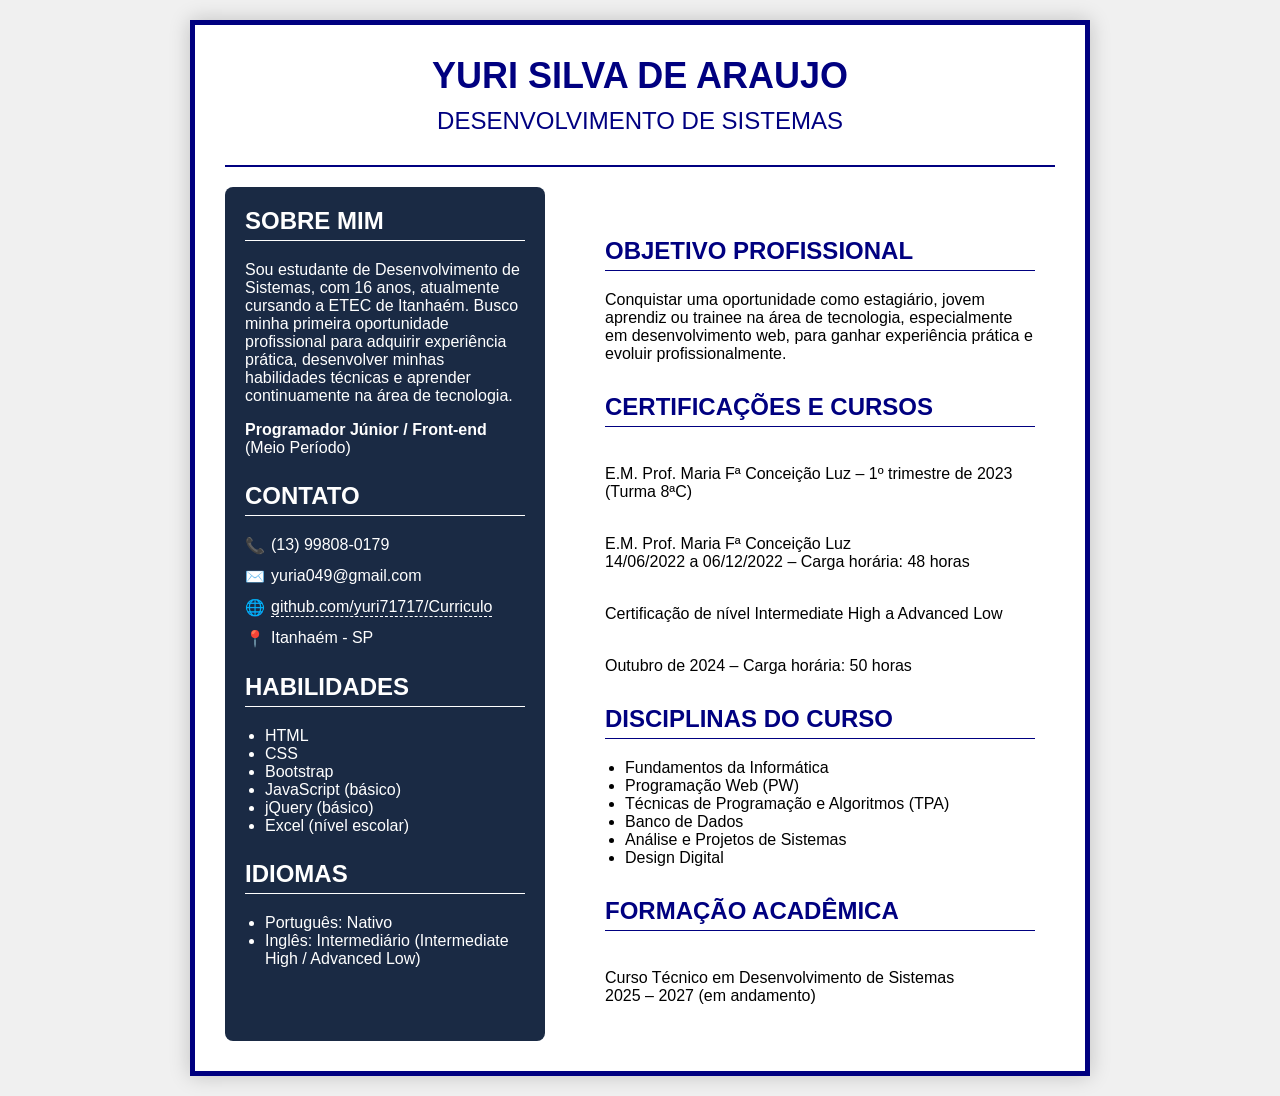
<file: Index.html>
<!DOCTYPE html>
<html lang="pt-BR">
<head>
    <meta charset="UTF-8">
    <meta name="viewport" content="width=device-width, initial-scale=1.0">
    <title>Yuri Silva de Araujo - Currículo</title>

    <style>
        body {
            font-family: Arial, sans-serif;
            background-color: #f0f0f0;
            margin: 0;
            padding: 20px;
            display: flex;
            justify-content: center;
        }

        .resume {
            width: 900px;
            max-width: 100%;
            background-color: white;
            border: 5px solid navy;
            padding: 30px;
            box-shadow: 0 0 20px rgba(0,0,0,0.2);
            box-sizing: border-box;
        }

        .header {
            text-align: center;
            border-bottom: 2px solid navy;
            padding-bottom: 20px;
            margin-bottom: 20px;
        }

        .name {
            font-size: 36px;
            color: navy;
            margin: 0;
        }

        .title {
            font-size: 24px;
            color: navy;
            margin: 10px 0;
        }

        .container {
            display: flex;
            gap: 40px;
            flex-wrap: wrap;
        }

        .left-column {
            flex: 1;
            min-width: 280px;
            background-color: #1a2a44;
            color: white;
            padding: 20px;
            border-radius: 8px;
        }

        .right-column {
            flex: 2;
            min-width: 300px;
            padding: 20px;
        }

        h2 {
            color: navy;
            border-bottom: 1px solid navy;
            padding-bottom: 5px;
            margin-top: 30px;
        }

        .left-column h2 {
            color: white;
            border-bottom: 1px solid white;
            margin-top: 25px;
        }

        .left-column h2:first-of-type {
            margin-top: 0;
        }

        ul {
            list-style-type: disc;
            padding-left: 20px;
        }

        .contact-item {
            margin-bottom: 12px;
            font-size: 16px;
            display: flex;
            align-items: flex-start;
            gap: 6px;
            word-break: break-word;
        }

        .contact-item a {
            color: white;
            text-decoration: none;
            border-bottom: 1px dashed white;
            word-break: break-all;
        }

        .contact-item a:hover {
            border-bottom: 1px solid white;
        }

        strong {
            color: #fff;
        }

        @media (max-width: 768px) {
            .container {
                flex-direction: column;
            }

            .resume {
                padding: 20px;
            }
        }
    </style>
</head>

<body>
    <div class="resume">

        <div class="header">
            <h1 class="name">YURI SILVA DE ARAUJO</h1>
            <p class="title">DESENVOLVIMENTO DE SISTEMAS</p>
        </div>

        <div class="container">

            <!-- COLUNA ESQUERDA -->
            <div class="left-column">

                <h2>SOBRE MIM</h2>
                <p>
                    Sou estudante de Desenvolvimento de Sistemas, com 16 anos, atualmente cursando a ETEC de Itanhaém.
                    Busco minha primeira oportunidade profissional para adquirir experiência prática, desenvolver minhas
                    habilidades técnicas e aprender continuamente na área de tecnologia.
                </p>

                <p>
                    <strong>Programador Júnior / Front-end</strong><br>
                    (Meio Período)
                </p>

                <h2>CONTATO</h2>
                <div class="contact-item">📞 <span>(13) 99808-0179</span></div>
                <div class="contact-item">✉️ <span>yuria049@gmail.com</span></div>

                <div class="contact-item">
                    <span>🌐</span>
                    <a href="https://github.com/yuri71717/Curriculo" target="_blank">
                        github.com/yuri71717/Curriculo
                    </a>
                </div>

                <div class="contact-item">📍 <span>Itanhaém - SP</span></div>

                <h2>HABILIDADES</h2>
                <ul>
                    <li>HTML</li>
                    <li>CSS</li>
                    <li>Bootstrap</li>
                    <li>JavaScript (básico)</li>
                    <li>jQuery (básico)</li>
                    <li>Excel (nível escolar)</li>
                </ul>

                <h2>IDIOMAS</h2>
                <ul>
                    <li>Português: Nativo</li>
                    <li>Inglês: Intermediário (Intermediate High / Advanced Low)</li>
                </ul>

            </div>

            <!-- COLUNA DIREITA -->
            <div class="right-column">

                <h2>OBJETIVO PROFISSIONAL</h2>
                <p>
                    Conquistar uma oportunidade como estagiário, jovem aprendiz ou trainee na área de tecnologia,
                    especialmente em desenvolvimento web, para ganhar experiência prática e evoluir profissionalmente.
                </p>

                <h2>CERTIFICAÇÕES E CURSOS</h2>

                <p>
                    <strong>Reconhecimento por Excelente Desempenho Escolar</strong><br>
                    E.M. Prof. Maria Fª Conceição Luz – 1º trimestre de 2023 (Turma 8ªC)
                </p>

                <p>
                    <strong>Curso de Ciências</strong><br>
                    E.M. Prof. Maria Fª Conceição Luz<br>
                    14/06/2022 a 06/12/2022 – Carga horária: 48 horas
                </p>

                <p>
                    <strong>Curso de Inglês – IW English School</strong><br>
                    Certificação de nível Intermediate High a Advanced Low
                </p>

                <p>
                    <strong>Perfection Module – IW English School</strong><br>
                    Outubro de 2024 – Carga horária: 50 horas
                </p>

                <h2>DISCIPLINAS DO CURSO</h2>
                <ul>
                    <li>Fundamentos da Informática</li>
                    <li>Programação Web (PW)</li>
                    <li>Técnicas de Programação e Algoritmos (TPA)</li>
                    <li>Banco de Dados</li>
                    <li>Análise e Projetos de Sistemas</li>
                    <li>Design Digital</li>
                </ul>

                <h2>FORMAÇÃO ACADÊMICA</h2>
                <p>
                    <strong>ETEC de Itanhaém</strong><br>
                    Curso Técnico em Desenvolvimento de Sistemas<br>
                    2025 – 2027 (em andamento)
                </p>

            </div>

        </div>
    </div>
</body>
</html>
</file>
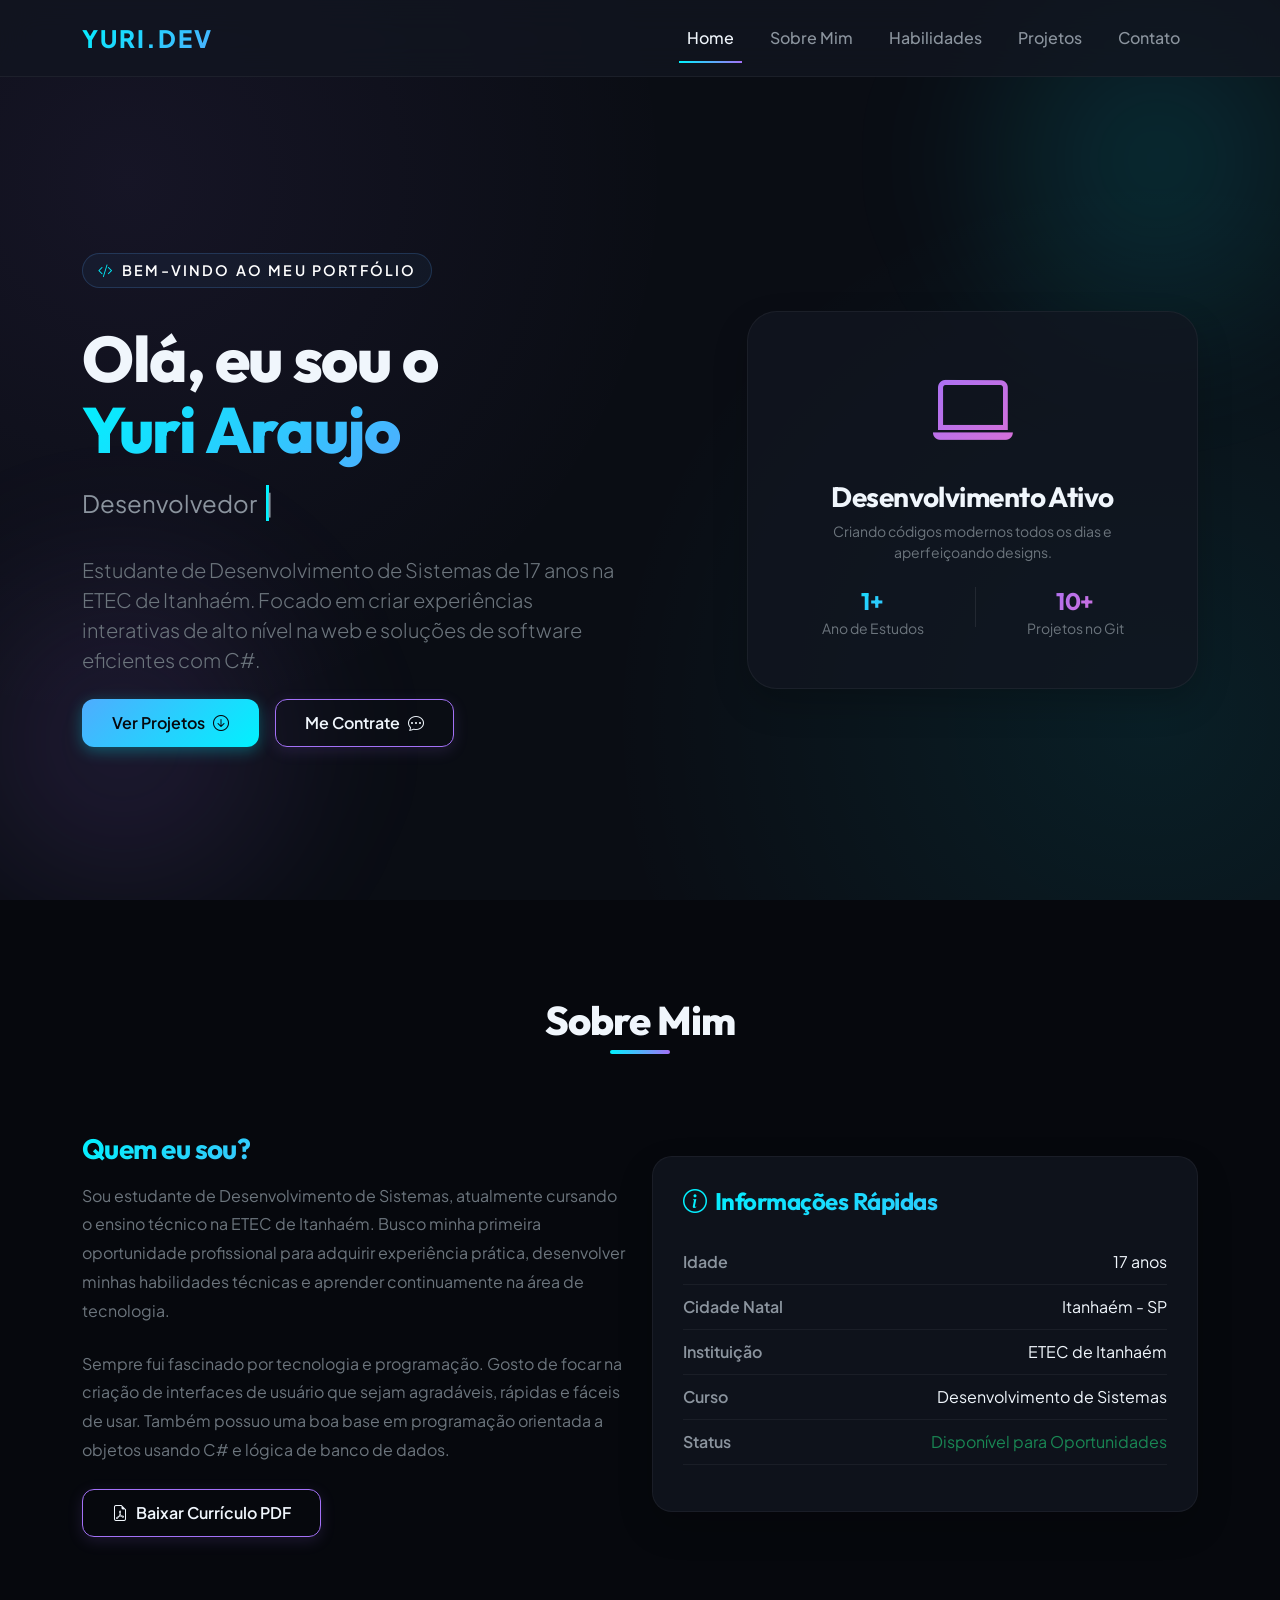
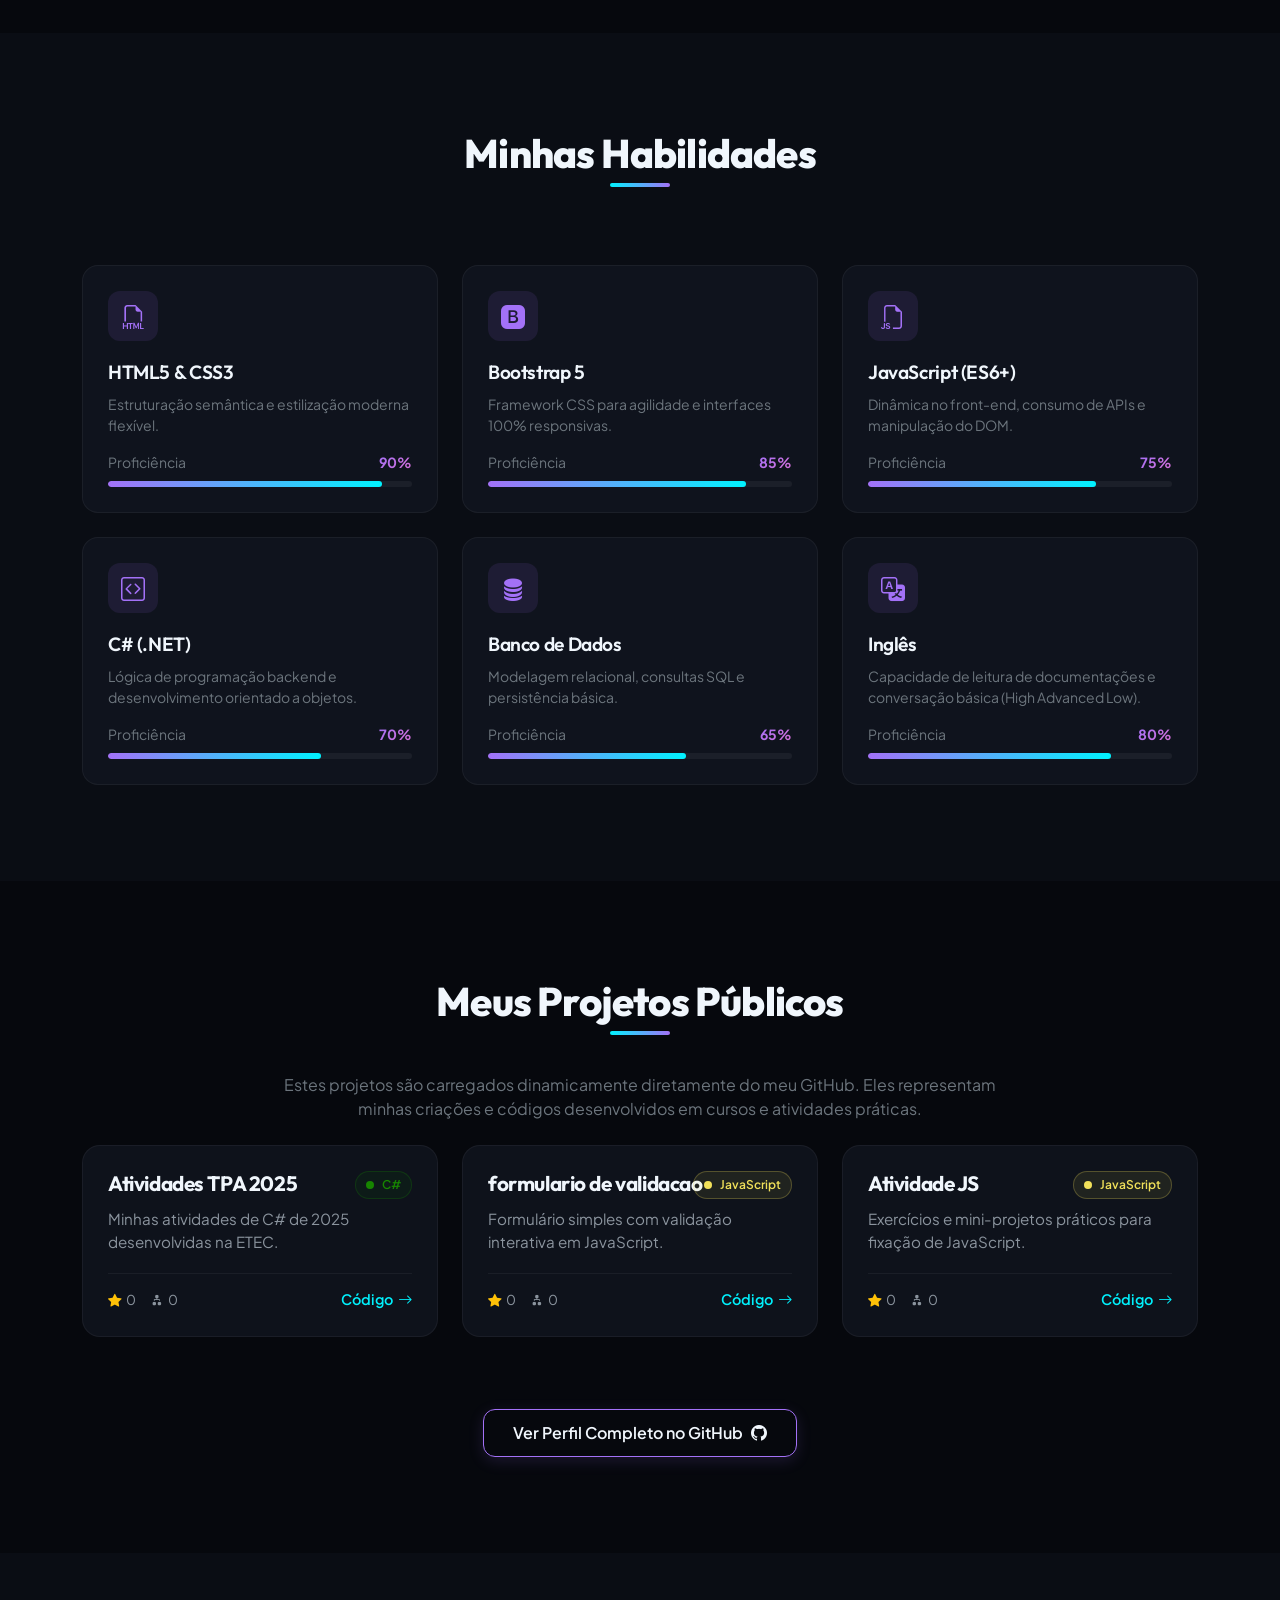
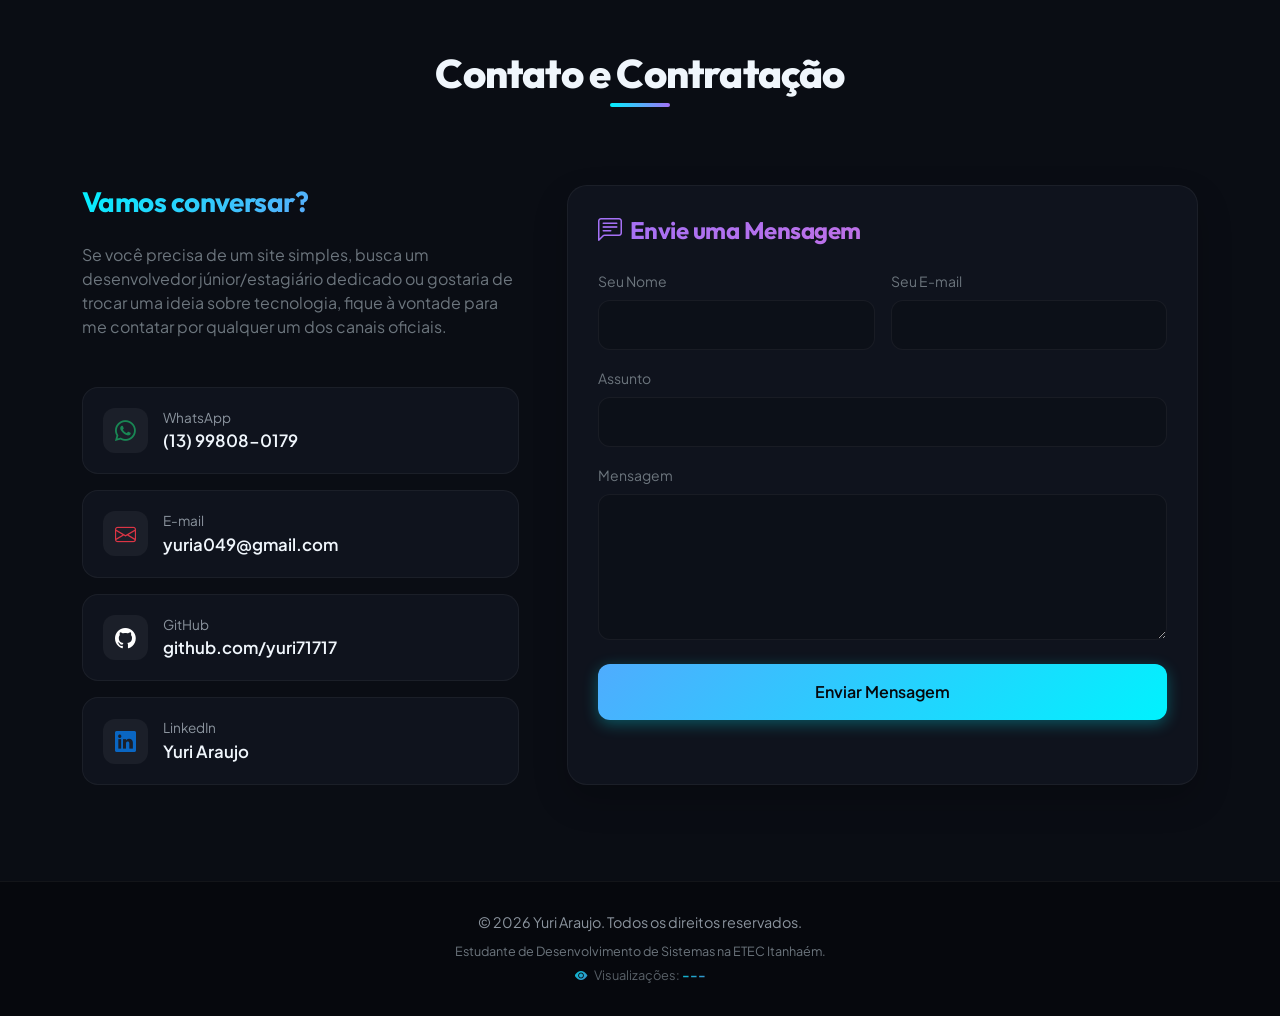
<file: index.html>
<!DOCTYPE html>
<html lang="pt-br">
<head>
    <meta charset="UTF-8">
    <meta name="viewport" content="width=device-width, initial-scale=1.0">
    
    <!-- SEO Meta Tags -->
    <title>Yuri Araujo | Desenvolvedor Front-End & C#</title>
    <meta name="description" content="Portfólio de Yuri Araujo, Desenvolvedor Front-End de 17 anos, estudante de Desenvolvimento de Sistemas na ETEC de Itanhaém. Especialista em HTML, CSS, JavaScript e C# (.NET).">
    <meta name="keywords" content="Yuri Araujo, Desenvolvedor Front-End, ETEC Itanhaém, Portfólio, Desenvolvedor C#, Desenvolvedor Web, Currículo Yuri">
    <meta name="author" content="Yuri Araujo">
    
    <!-- Open Graph / Social Media Preview -->
    <meta property="og:type" content="website">
    <meta property="og:title" content="Yuri Araujo | Desenvolvedor Front-End & C#">
    <meta property="og:description" content="Conheça o portfólio profissional de Yuri Araujo: projetos web, habilidades de programação e contato para oportunidades e parcerias.">
    <meta property="og:url" content="https://yuri71717.github.io/Curriculo/">
    
    <!-- Bootstrap CSS -->
    <link href="https://cdn.jsdelivr.net/npm/bootstrap@5.3.3/dist/css/bootstrap.min.css" rel="stylesheet">
    <!-- Bootstrap Icons -->
    <link href="https://cdn.jsdelivr.net/npm/bootstrap-icons@1.11.3/font/bootstrap-icons.min.css" rel="stylesheet">
    
    <!-- Styles -->
    <link rel="stylesheet" href="assets/css/style.css">
</head>
<body>

    <!-- Header / Navbar -->
    <nav class="navbar navbar-expand-lg navbar-dark navbar-custom fixed-top">
        <div class="container">
            <a class="navbar-brand navbar-brand-logo text-gradient-cyan" href="#home">Yuri.dev</a>
            <button class="navbar-toggler" type="button" data-bs-toggle="collapse" data-bs-target="#navbarNav" aria-controls="navbarNav" aria-expanded="false" aria-label="Toggle navigation" style="border: none;">
                <span class="navbar-toggler-icon"></span>
            </button>
            <div class="collapse navbar-collapse" id="navbarNav">
                <ul class="navbar-nav ms-auto">
                    <li class="nav-item">
                        <a class="nav-link active" href="#home">Home</a>
                    </li>
                    <li class="nav-item">
                        <a class="nav-link" href="#sobre">Sobre Mim</a>
                    </li>
                    <li class="nav-item">
                        <a class="nav-link" href="#habilidades">Habilidades</a>
                    </li>
                    <li class="nav-item">
                        <a class="nav-link" href="#projetos">Projetos</a>
                    </li>
                    <li class="nav-item">
                        <a class="nav-link" href="#contato">Contato</a>
                    </li>
                </ul>
            </div>
        </div>
    </nav>

    <!-- Hero Section -->
    <section id="home" class="hero-section">
        <div class="hero-shape-1"></div>
        <div class="hero-shape-2"></div>
        <div class="container hero-container">
            <div class="row align-items-center">
                <div class="col-lg-7">
                    <div class="hero-tag mb-3 text-white"><i class="bi bi-code-slash me-2" style="color: var(--accent-cyan);"></i>Bem-vindo ao meu portfólio</div>
                    <h1 class="hero-title">
                        Olá, eu sou o <br>
                        <span class="text-gradient-cyan">Yuri Araujo</span>
                    </h1>
                    <div class="hero-subtitle">
                        <span id="typewriter"></span><span class="cursor-type">|</span>
                    </div>
                    <p class="lead text-secondary mb-4 col-md-10">
                        Estudante de Desenvolvimento de Sistemas de 17 anos na ETEC de Itanhaém. Focado em criar experiências interativas de alto nível na web e soluções de software eficientes com C#.
                    </p>
                    <div class="d-flex flex-wrap gap-3">
                        <a href="#projetos" class="btn btn-neon d-flex align-items-center gap-2">
                            Ver Projetos <i class="bi bi-arrow-down-circle"></i>
                        </a>
                        <a href="#contato" class="btn btn-outline-neon d-flex align-items-center gap-2">
                            Me Contrate <i class="bi bi-chat-dots"></i>
                        </a>
                    </div>
                </div>
                <div class="col-lg-5 d-none d-lg-block">
                    <div class="glass-card text-center p-5 position-relative overflow-hidden" style="border-radius: 30px;">
                        <div class="mb-4">
                            <i class="bi bi-laptop display-1 text-gradient-purple"></i>
                        </div>
                        <h3 class="mb-2">Desenvolvimento Ativo</h3>
                        <p class="text-secondary small mb-4">Criando códigos modernos todos os dias e aperfeiçoando designs.</p>
                        <div class="d-flex justify-content-around text-center mt-3">
                            <div>
                                <h4 class="text-gradient-cyan mb-0">1+</h4>
                                <small class="text-secondary">Ano de Estudos</small>
                            </div>
                            <div style="border-right: 1px solid rgba(255,255,255,0.08); height: 40px;"></div>
                            <div>
                                <h4 class="text-gradient-purple mb-0">10+</h4>
                                <small class="text-secondary">Projetos no Git</small>
                            </div>
                        </div>
                    </div>
                </div>
            </div>
        </div>
    </section>

    <!-- Sobre Mim Section -->
    <section id="sobre" class="py-5" style="background-color: var(--bg-tertiary);">
        <div class="container py-5">
            <div class="text-center mb-5">
                <h2 class="section-title">Sobre Mim</h2>
            </div>
            <div class="row g-4 align-items-center">
                <div class="col-lg-6">
                    <h3 class="mb-3 text-gradient-dual">Quem eu sou?</h3>
                    <p class="lead-text text-secondary mb-4" style="line-height: 1.8;">
                        Sou estudante de Desenvolvimento de Sistemas, atualmente cursando o ensino técnico na ETEC de Itanhaém. Busco minha primeira oportunidade profissional para adquirir experiência prática, desenvolver minhas habilidades técnicas e aprender continuamente na área de tecnologia.
                    </p>
                    <p class="text-secondary" style="line-height: 1.8;">
                        Sempre fui fascinado por tecnologia e programação. Gosto de focar na criação de interfaces de usuário que sejam agradáveis, rápidas e fáceis de usar. Também possuo uma boa base em programação orientada a objetos usando C# e lógica de banco de dados.
                    </p>
                    <a href="assets/curriculo.pdf" download class="btn btn-outline-neon mt-2 d-inline-flex align-items-center gap-2">
                        <i class="bi bi-file-earmark-pdf"></i> Baixar Currículo PDF
                    </a>
                </div>
                <div class="col-lg-6">
                    <div class="glass-card">
                        <h4 class="mb-4 text-gradient-cyan"><i class="bi bi-info-circle me-2"></i>Informações Rápidas</h4>
                        <ul class="about-details">
                            <li>
                                <span class="title">Idade</span>
                                <span class="value">17 anos</span>
                            </li>
                            <li>
                                <span class="title">Cidade Natal</span>
                                <span class="value">Itanhaém - SP</span>
                            </li>
                            <li>
                                <span class="title">Instituição</span>
                                <span class="value">ETEC de Itanhaém</span>
                            </li>
                            <li>
                                <span class="title">Curso</span>
                                <span class="value">Desenvolvimento de Sistemas</span>
                            </li>
                            <li>
                                <span class="title">Status</span>
                                <span class="value text-success"><span class="spinner-grow spinner-grow-sm me-1 text-success" role="status" style="width: 10px; height: 10px;"></span> Disponível para Oportunidades</span>
                            </li>
                        </ul>
                    </div>
                </div>
            </div>
        </div>
    </section>

    <!-- Habilidades Section -->
    <section id="habilidades" class="py-5">
        <div class="container py-5">
            <div class="text-center mb-5">
                <h2 class="section-title">Minhas Habilidades</h2>
            </div>
            <div class="row g-4">
                <!-- Skill 1 -->
                <div class="col-md-6 col-lg-4">
                    <div class="skill-card">
                        <div class="skill-icon-wrapper">
                            <i class="bi bi-filetype-html"></i>
                        </div>
                        <h4 class="skill-name">HTML5 & CSS3</h4>
                        <p class="text-secondary small">Estruturação semântica e estilização moderna flexível.</p>
                        <div class="skill-progress-container">
                            <div class="d-flex justify-content-between mb-2">
                                <span class="small text-secondary">Proficiência</span>
                                <span class="small text-gradient-purple fw-bold">90%</span>
                            </div>
                            <div class="skill-progress-bar-bg">
                                <div class="skill-progress-bar-fill" data-progress="90"></div>
                            </div>
                        </div>
                    </div>
                </div>
                <!-- Skill 2 -->
                <div class="col-md-6 col-lg-4">
                    <div class="skill-card">
                        <div class="skill-icon-wrapper">
                            <i class="bi bi-bootstrap-fill"></i>
                        </div>
                        <h4 class="skill-name">Bootstrap 5</h4>
                        <p class="text-secondary small">Framework CSS para agilidade e interfaces 100% responsivas.</p>
                        <div class="skill-progress-container">
                            <div class="d-flex justify-content-between mb-2">
                                <span class="small text-secondary">Proficiência</span>
                                <span class="small text-gradient-purple fw-bold">85%</span>
                            </div>
                            <div class="skill-progress-bar-bg">
                                <div class="skill-progress-bar-fill" data-progress="85"></div>
                            </div>
                        </div>
                    </div>
                </div>
                <!-- Skill 3 -->
                <div class="col-md-6 col-lg-4">
                    <div class="skill-card">
                        <div class="skill-icon-wrapper">
                            <i class="bi bi-filetype-js"></i>
                        </div>
                        <h4 class="skill-name">JavaScript (ES6+)</h4>
                        <p class="text-secondary small">Dinâmica no front-end, consumo de APIs e manipulação do DOM.</p>
                        <div class="skill-progress-container">
                            <div class="d-flex justify-content-between mb-2">
                                <span class="small text-secondary">Proficiência</span>
                                <span class="small text-gradient-purple fw-bold">75%</span>
                            </div>
                            <div class="skill-progress-bar-bg">
                                <div class="skill-progress-bar-fill" data-progress="75"></div>
                            </div>
                        </div>
                    </div>
                </div>
                <!-- Skill 4 -->
                <div class="col-md-6 col-lg-4">
                    <div class="skill-card">
                        <div class="skill-icon-wrapper">
                            <i class="bi bi-code-square"></i>
                        </div>
                        <h4 class="skill-name">C# (.NET)</h4>
                        <p class="text-secondary small">Lógica de programação backend e desenvolvimento orientado a objetos.</p>
                        <div class="skill-progress-container">
                            <div class="d-flex justify-content-between mb-2">
                                <span class="small text-secondary">Proficiência</span>
                                <span class="small text-gradient-purple fw-bold">70%</span>
                            </div>
                            <div class="skill-progress-bar-bg">
                                <div class="skill-progress-bar-fill" data-progress="70"></div>
                            </div>
                        </div>
                    </div>
                </div>
                <!-- Skill 5 -->
                <div class="col-md-6 col-lg-4">
                    <div class="skill-card">
                        <div class="skill-icon-wrapper">
                            <i class="bi bi-database-fill"></i>
                        </div>
                        <h4 class="skill-name">Banco de Dados</h4>
                        <p class="text-secondary small">Modelagem relacional, consultas SQL e persistência básica.</p>
                        <div class="skill-progress-container">
                            <div class="d-flex justify-content-between mb-2">
                                <span class="small text-secondary">Proficiência</span>
                                <span class="small text-gradient-purple fw-bold">65%</span>
                            </div>
                            <div class="skill-progress-bar-bg">
                                <div class="skill-progress-bar-fill" data-progress="65"></div>
                            </div>
                        </div>
                    </div>
                </div>
                <!-- Skill 6 -->
                <div class="col-md-6 col-lg-4">
                    <div class="skill-card">
                        <div class="skill-icon-wrapper">
                            <i class="bi bi-translate"></i>
                        </div>
                        <h4 class="skill-name">Inglês</h4>
                        <p class="text-secondary small">Capacidade de leitura de documentações e conversação básica (High Advanced Low).</p>
                        <div class="skill-progress-container">
                            <div class="d-flex justify-content-between mb-2">
                                <span class="small text-secondary">Proficiência</span>
                                <span class="small text-gradient-purple fw-bold">80%</span>
                            </div>
                            <div class="skill-progress-bar-bg">
                                <div class="skill-progress-bar-fill" data-progress="80"></div>
                            </div>
                        </div>
                    </div>
                </div>
            </div>
        </div>
    </section>

    <!-- Projetos Section -->
    <section id="projetos" class="py-5" style="background-color: var(--bg-tertiary);">
        <div class="container py-5">
            <div class="text-center mb-4">
                <h2 class="section-title">Meus Projetos Públicos</h2>
                <p class="text-secondary col-md-8 mx-auto mt-2">
                    Estes projetos são carregados dinamicamente diretamente do meu GitHub. Eles representam minhas criações e códigos desenvolvidos em cursos e atividades práticas.
                </p>
            </div>
            
            <!-- GitHub Projects -->
            <div class="row" id="repos-container">
            </div>

            <div class="text-center mt-5">
                <a href="https://github.com/yuri71717" target="_blank" class="btn btn-outline-neon d-inline-flex align-items-center gap-2">
                    Ver Perfil Completo no GitHub <i class="bi bi-github"></i>
                </a>
            </div>
        </div>
    </section>

    <!-- Contato Section -->
    <section id="contato" class="py-5">
        <div class="container py-5">
            <div class="text-center mb-5">
                <h2 class="section-title">Contato e Contratação</h2>
            </div>
            <div class="row g-5">
                <div class="col-lg-5">
                    <h3 class="mb-4 text-gradient-dual">Vamos conversar?</h3>
                    <p class="text-secondary mb-5">
                        Se você precisa de um site simples, busca um desenvolvedor júnior/estagiário dedicado ou gostaria de trocar uma ideia sobre tecnologia, fique à vontade para me contatar por qualquer um dos canais oficiais.
                    </p>
                    
                    <!-- Contact Links -->
                    <div class="d-flex flex-column gap-3">
                        <!-- WhatsApp -->
                        <a href="https://wa.me/5513998080179?text=Olá%20Yuri,%20vi%20seu%20portfólio%20e%20gostaria%20de%20conversar!" target="_blank" class="contact-btn-card">
                            <div class="contact-icon-box text-success">
                                <i class="bi bi-whatsapp"></i>
                            </div>
                            <div>
                                <p class="contact-info-title">WhatsApp</p>
                                <p class="contact-info-val">(13) 99808-0179</p>
                            </div>
                        </a>
                        
                        <!-- E-mail -->
                        <a href="mailto:yuria049@gmail.com?subject=Contato%20Portfólio%20Yuri" class="contact-btn-card email">
                            <div class="contact-icon-box text-danger">
                                <i class="bi bi-envelope"></i>
                            </div>
                            <div>
                                <p class="contact-info-title">E-mail</p>
                                <p class="contact-info-val">yuria049@gmail.com</p>
                            </div>
                        </a>
                        
                        <!-- GitHub -->
                        <a href="https://github.com/yuri71717" target="_blank" class="contact-btn-card">
                            <div class="contact-icon-box text-white">
                                <i class="bi bi-github"></i>
                            </div>
                            <div>
                                <p class="contact-info-title">GitHub</p>
                                <p class="contact-info-val">github.com/yuri71717</p>
                            </div>
                        </a>

                        <!-- LinkedIn -->
                        <a href="https://www.linkedin.com/in/yuri-araujo-04a515365/" target="_blank" class="contact-btn-card">
                            <div class="contact-icon-box text-primary" style="color: #0a66c2 !important;">
                                <i class="bi bi-linkedin"></i>
                            </div>
                            <div>
                                <p class="contact-info-title">LinkedIn</p>
                                <p class="contact-info-val">Yuri Araujo</p>
                            </div>
                        </a>
                    </div>
                </div>
                
                <div class="col-lg-7">
                    <div class="glass-card h-100">
                        <h4 class="mb-4 text-gradient-purple"><i class="bi bi-chat-left-text me-2"></i>Envie uma Mensagem</h4>
                        <form id="contactForm" action="https://api.web3forms.com/submit" method="POST">
                            <!-- Web3Forms Config -->
                            <input type="hidden" name="access_key" id="web3forms_key" value="996fdacb-f7ac-4050-bf45-b6abd11017ab">
                            <input type="hidden" name="subject" id="email_subject_title" value="Contato do Portfólio">
                            
                            <div class="row g-3">
                                <div class="col-md-6">
                                    <label for="name" class="form-label text-secondary small">Seu Nome</label>
                                    <input type="text" name="name" class="form-control form-control-custom" id="name" required>
                                </div>
                                <div class="col-md-6">
                                    <label for="email" class="form-label text-secondary small">Seu E-mail</label>
                                    <input type="email" name="email" class="form-control form-control-custom" id="email" required>
                                </div>
                                <div class="col-12">
                                    <label for="subject_input" class="form-label text-secondary small">Assunto</label>
                                    <input type="text" class="form-control form-control-custom" id="subject" required>
                                </div>
                                <div class="col-12">
                                    <label for="message" class="form-label text-secondary small">Mensagem</label>
                                    <textarea name="message" class="form-control form-control-custom" id="message" rows="5" required></textarea>
                                </div>
                                <div class="col-12 mt-4">
                                    <button type="submit" class="btn btn-neon w-100 py-3">Enviar Mensagem</button>
                                </div>
                            </div>
                        </form>
                    </div>
                </div>
            </div>
        </div>
    </section>

    <!-- Footer -->
    <footer>
        <div class="container">
            <p class="mb-2">© <span id="current-year"></span> Yuri Araujo. Todos os direitos reservados.</p>
            <small class="text-secondary d-block mb-1">Estudante de Desenvolvimento de Sistemas na ETEC Itanhaém.</small>
            <small class="text-secondary" style="font-size: 0.8rem; opacity: 0.8;"><i class="bi bi-eye-fill me-1 text-gradient-cyan"></i> Visualizações: <span id="visits" class="fw-bold text-gradient-cyan">...</span></small>
        </div>
    </footer>

    <!-- Bootstrap Bundle JS (com Popper) -->
    <script src="https://cdn.jsdelivr.net/npm/bootstrap@5.3.3/dist/js/bootstrap.bundle.min.js"></script>
    
    <!-- Scripts -->
    <script src="assets/js/main.js"></script>
    <script src="assets/js/github.js"></script>
</body>
</html>
</file>
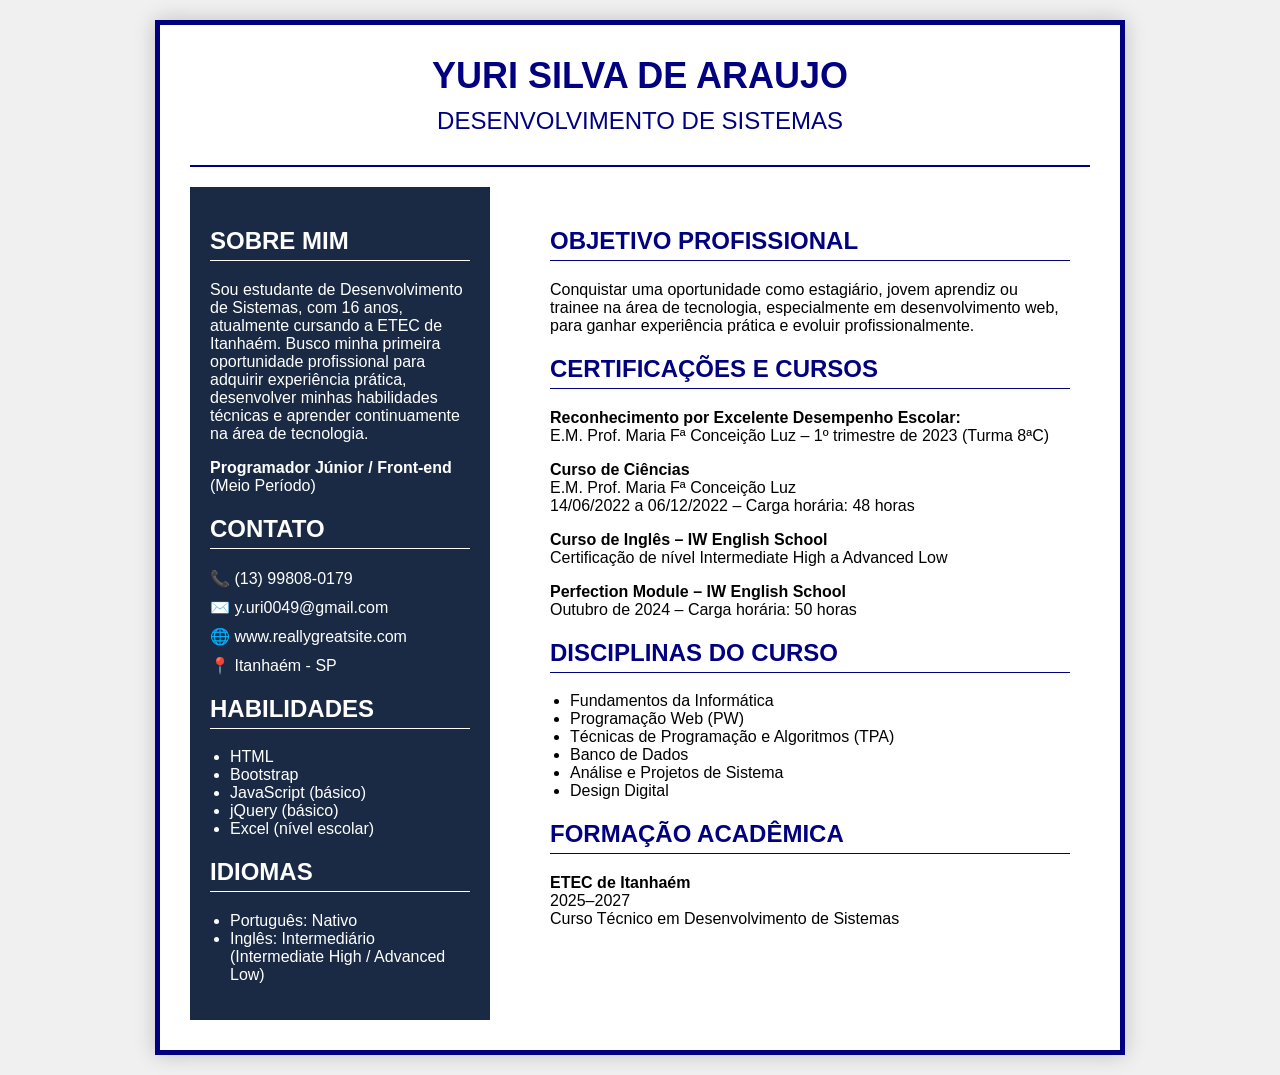
<file: Curriculo.html>
<!DOCTYPE html>
<html lang="pt-BR">
<head>
    <meta charset="UTF-8">
    <meta name="viewport" content="width=device-width, initial-scale=1.0">
    <title>Yuri Silva de Araujo - Currículo</title>
    <style>
        body {
            font-family: 'Arial', sans-serif;
            background-color: #f0f0f0;
            margin: 0;
            padding: 20px;
            display: flex;
            justify-content: center;
        }
        .resume {
            width: 900px;
            background-color: white;
            border: 5px solid navy;
            padding: 30px;
            box-shadow: 0 0 20px rgba(0,0,0,0.2);
        }
        .header {
            text-align: center;
            border-bottom: 2px solid navy;
            padding-bottom: 20px;
            margin-bottom: 20px;
        }
        .name {
            font-size: 36px;
            color: navy;
            margin: 0;
        }
        .title {
            font-size: 24px;
            color: navy;
            margin: 10px 0;
        }
        .container {
            display: flex;
            gap: 40px;
        }
        .left-column {
            flex: 1;
            background-color: #1a2a44;
            color: white;
            padding: 20px;
        }
        .right-column {
            flex: 2;
            padding: 20px;
        }
        h2 {
            color: navy;
            border-bottom: 1px solid navy;
            padding-bottom: 5px;
        }
        .left-column h2 {
            color: white;
            border-bottom: 1px solid white;
        }
        ul {
            list-style-type: disc;
            padding-left: 20px;
        }
        .contact-item {
            margin-bottom: 10px;
        }
        a {
            color: white;
            text-decoration: none;
        }
        a:hover {
            text-decoration: underline;
        }
    </style>
</head>
<body>
    <div class="resume">
        <div class="header">
            <h1 class="name">YURI SILVA DE ARAUJO</h1>
            <p class="title">DESENVOLVIMENTO DE SISTEMAS</p>
        </div>
        
        <div class="container">
            <div class="left-column">
                <h2>SOBRE MIM</h2>
                <p>Sou estudante de Desenvolvimento de Sistemas, com 16 anos, atualmente cursando a ETEC de Itanhaém. Busco minha primeira oportunidade profissional para adquirir experiência prática, desenvolver minhas habilidades técnicas e aprender continuamente na área de tecnologia.</p>
                
                <p><strong>Programador Júnior / Front-end</strong><br>(Meio Período)</p>
                
                <h2>CONTATO</h2>
                <div class="contact-item">📞 (13) 99808-0179</div>
                <div class="contact-item">✉️ y.uri0049@gmail.com</div>
                <div class="contact-item">🌐 www.reallygreatsite.com</div>
                <div class="contact-item">📍 Itanhaém - SP</div>
                
                <h2>HABILIDADES</h2>
                <ul>
                    <li>HTML</li>
                    <li>Bootstrap</li>
                    <li>JavaScript (básico)</li>
                    <li>jQuery (básico)</li>
                    <li>Excel (nível escolar)</li>
                </ul>
                
                <h2>IDIOMAS</h2>
                <ul>
                    <li>Português: Nativo</li>
                    <li>Inglês: Intermediário<br>(Intermediate High / Advanced Low)</li>
                </ul>
            </div>
            
            <div class="right-column">
                <h2>OBJETIVO PROFISSIONAL</h2>
                <p>Conquistar uma oportunidade como estagiário, jovem aprendiz ou trainee na área de tecnologia, especialmente em desenvolvimento web, para ganhar experiência prática e evoluir profissionalmente.</p>
                
                <h2>CERTIFICAÇÕES E CURSOS</h2>
                <p><strong>Reconhecimento por Excelente Desempenho Escolar:</strong><br>E.M. Prof. Maria Fª Conceição Luz – 1º trimestre de 2023 (Turma 8ªC)</p>
                
                <p><strong>Curso de Ciências</strong><br>E.M. Prof. Maria Fª Conceição Luz<br>14/06/2022 a 06/12/2022 – Carga horária: 48 horas</p>
                
                <p><strong>Curso de Inglês – IW English School</strong><br>Certificação de nível Intermediate High a Advanced Low</p>
                
                <p><strong>Perfection Module – IW English School</strong><br>Outubro de 2024 – Carga horária: 50 horas</p>
                
                <h2>DISCIPLINAS DO CURSO</h2>
                <ul>
                    <li>Fundamentos da Informática</li>
                    <li>Programação Web (PW)</li>
                    <li>Técnicas de Programação e Algoritmos (TPA)</li>
                    <li>Banco de Dados</li>
                    <li>Análise e Projetos de Sistema</li>
                    <li>Design Digital</li>
                </ul>
                
                <h2>FORMAÇÃO ACADÊMICA</h2>
                <p><strong>ETEC de Itanhaém</strong><br>2025–2027<br>Curso Técnico em Desenvolvimento de Sistemas</p>
            </div>
        </div>
    </div>
</body>
</html>
</file>
<file: assets/css/style.css>
@import url('https://fonts.googleapis.com/css2?family=Outfit:wght@300;400;500;600;700;800&family=Plus+Jakarta+Sans:wght@300;400;500;600;700&display=swap');

:root {
    --bg-primary: #0a0d14;
    --bg-secondary: #121620;
    --bg-tertiary: #06080d;
    --text-primary: #f0f6fc;
    --text-secondary: #8b949e;
    --accent-primary: #58a6ff;
    --accent-purple: #a371f7;
    --accent-cyan: #00f2fe;
    --accent-neon: #4facfe;
    --glass-bg: rgba(18, 22, 32, 0.75);
    --glass-border: rgba(255, 255, 255, 0.05);
    --card-glow-cyan: 0 8px 32px 0 rgba(0, 242, 254, 0.1);
    --card-glow-purple: 0 8px 32px 0 rgba(163, 113, 247, 0.1);
    --transition-smooth: all 0.4s cubic-bezier(0.16, 1, 0.3, 1);
}

/* Reset & Scrollbar */
html, body {
    max-width: 100%;
    overflow-x: hidden !important;
}

html {
    scroll-behavior: smooth;
}

body {
    background-color: var(--bg-primary);
    color: var(--text-primary);
    font-family: 'Plus Jakarta Sans', sans-serif;
    margin: 0;
    /* Efeito de Spotlight / Mesh Background */
    background-image: 
        radial-gradient(circle at 10% 20%, rgba(163, 113, 247, 0.08) 0%, transparent 40%),
        radial-gradient(circle at 90% 80%, rgba(0, 242, 254, 0.08) 0%, transparent 40%);
    background-attachment: fixed;
}

section, footer {
    overflow-x: hidden;
}

/* Custom Scrollbar */
::-webkit-scrollbar {
    width: 10px;
}
::-webkit-scrollbar-track {
    background: var(--bg-tertiary);
}
::-webkit-scrollbar-thumb {
    background: #21262d;
    border-radius: 5px;
    border: 2px solid var(--bg-tertiary);
}
::-webkit-scrollbar-thumb:hover {
    background: var(--accent-primary);
}

/* Global Typography & Headings */
h1, h2, h3, h4, h5, h6 {
    font-family: 'Outfit', sans-serif;
    font-weight: 700;
    letter-spacing: -0.02em;
}

.text-gradient-cyan {
    background: linear-gradient(135deg, #00f2fe 0%, #4facfe 100%);
    -webkit-background-clip: text;
    -webkit-text-fill-color: transparent;
}

.text-gradient-purple {
    background: linear-gradient(135deg, #a371f7 0%, #da70d6 100%);
    -webkit-background-clip: text;
    -webkit-text-fill-color: transparent;
}

.text-gradient-dual {
    background: linear-gradient(135deg, #00f2fe 0%, #a371f7 100%);
    -webkit-background-clip: text;
    -webkit-text-fill-color: transparent;
}

/* Glassmorphic Navbar */
.navbar-custom {
    background: var(--glass-bg);
    backdrop-filter: blur(16px);
    -webkit-backdrop-filter: blur(16px);
    border-bottom: 1px solid var(--glass-border);
    padding: 15px 0;
    transition: var(--transition-smooth);
}

.navbar-custom.scrolled {
    padding: 10px 0;
    background: rgba(6, 8, 13, 0.9);
    box-shadow: 0 10px 30px rgba(0,0,0,0.5);
}

.navbar-brand-logo {
    font-size: 1.5rem;
    font-weight: 800;
    text-transform: uppercase;
    letter-spacing: 2px;
}

.navbar-custom .nav-link {
    color: var(--text-secondary);
    font-weight: 500;
    margin: 0 10px;
    position: relative;
    transition: var(--transition-smooth);
}

.navbar-custom .nav-link:hover,
.navbar-custom .nav-link.active {
    color: var(--text-primary);
}

.navbar-custom .nav-link::after {
    content: '';
    position: absolute;
    bottom: -5px;
    left: 0;
    width: 0;
    height: 2px;
    background: linear-gradient(90deg, var(--accent-cyan), var(--accent-purple));
    transition: var(--transition-smooth);
}

.navbar-custom .nav-link:hover::after,
.navbar-custom .nav-link.active::after {
    width: 100%;
}

/* Hero Section */
.hero-section {
    position: relative;
    min-height: 100vh;
    display: flex;
    align-items: center;
    padding-top: 100px;
    overflow: hidden;
}

.hero-shape-1 {
    position: absolute;
    top: -10%;
    right: -10%;
    width: 500px;
    height: 500px;
    border-radius: 50%;
    background: radial-gradient(circle, rgba(0, 242, 254, 0.15) 0%, transparent 70%);
    filter: blur(50px);
    pointer-events: none;
    z-index: 0;
}

.hero-shape-2 {
    position: absolute;
    bottom: -10%;
    left: -10%;
    width: 500px;
    height: 500px;
    border-radius: 50%;
    background: radial-gradient(circle, rgba(163, 113, 247, 0.15) 0%, transparent 70%);
    filter: blur(50px);
    pointer-events: none;
    z-index: 0;
}

.hero-container {
    position: relative;
    z-index: 2;
}

.hero-tag {
    font-size: 0.9rem;
    font-weight: 600;
    letter-spacing: 0.15em;
    text-transform: uppercase;
    border: 1px solid rgba(88, 166, 255, 0.2);
    padding: 6px 15px;
    border-radius: 50px;
    background: rgba(88, 166, 255, 0.05);
    display: inline-block;
}

.hero-title {
    font-size: 4rem;
    font-weight: 800;
    line-height: 1.1;
    margin: 20px 0;
}

.hero-subtitle {
    font-size: 1.5rem;
    color: var(--text-secondary);
    min-height: 40px;
    margin-bottom: 30px;
}

.cursor-type {
    display: inline-block;
    width: 3px;
    background-color: var(--accent-cyan);
    animation: blink 0.75s step-end infinite;
    margin-left: 5px;
}

@keyframes blink {
    from, to { background-color: transparent }
    50% { background-color: var(--accent-cyan); }
}

/* Custom Buttons */
.btn-neon {
    background: linear-gradient(135deg, #4facfe 0%, #00f2fe 100%);
    color: #06080d;
    font-weight: 600;
    padding: 12px 30px;
    border-radius: 12px;
    border: none;
    box-shadow: 0 4px 15px rgba(0, 242, 254, 0.3);
    transition: var(--transition-smooth);
}

.btn-neon:hover {
    transform: translateY(-3px);
    box-shadow: 0 8px 25px rgba(0, 242, 254, 0.5);
    color: #06080d;
}

.btn-outline-neon {
    background: transparent;
    color: var(--text-primary);
    font-weight: 600;
    padding: 11px 29px;
    border-radius: 12px;
    border: 1.5px solid var(--accent-purple);
    box-shadow: 0 4px 15px rgba(163, 113, 247, 0.15);
    transition: var(--transition-smooth);
}

.btn-outline-neon:hover {
    background: linear-gradient(135deg, #a371f7 0%, #da70d6 100%);
    color: #06080d;
    transform: translateY(-3px);
    box-shadow: 0 8px 25px rgba(163, 113, 247, 0.4);
    border-color: transparent;
}

/* Glass Cards */
.glass-card {
    background: var(--glass-bg);
    border: 1px solid var(--glass-border);
    border-radius: 20px;
    padding: 30px;
    box-shadow: 0 15px 35px rgba(0,0,0,0.2);
    transition: var(--transition-smooth);
}

.glass-card:hover {
    border-color: rgba(0, 242, 254, 0.2);
    box-shadow: var(--card-glow-cyan);
    transform: translateY(-5px);
}

/* About Section */
.section-title {
    font-size: 2.5rem;
    font-weight: 800;
    margin-bottom: 40px;
    position: relative;
    display: inline-block;
}

.section-title::after {
    content: '';
    position: absolute;
    bottom: -10px;
    left: 50%;
    transform: translateX(-50%);
    width: 60px;
    height: 4px;
    background: linear-gradient(90deg, var(--accent-cyan), var(--accent-purple));
    border-radius: 2px;
}

.about-details {
    list-style: none;
    padding: 0;
}

.about-details li {
    padding: 10px 0;
    border-bottom: 1px solid rgba(255,255,255,0.05);
    display: flex;
    justify-content: space-between;
}

.about-details li span.title {
    font-weight: 600;
    color: var(--text-secondary);
}

.about-details li span.value {
    color: var(--text-primary);
}

/* Skills Section */
.skill-card {
    background: var(--glass-bg);
    border: 1px solid var(--glass-border);
    border-radius: 16px;
    padding: 25px;
    transition: var(--transition-smooth);
    display: flex;
    flex-direction: column;
    height: 100%;
}

.skill-card:hover {
    border-color: rgba(163, 113, 247, 0.25);
    box-shadow: var(--card-glow-purple);
    transform: translateY(-5px);
}

.skill-icon-wrapper {
    width: 50px;
    height: 50px;
    border-radius: 12px;
    display: flex;
    align-items: center;
    justify-content: center;
    background: rgba(163, 113, 247, 0.1);
    color: var(--accent-purple);
    font-size: 1.5rem;
    margin-bottom: 20px;
}

.skill-card:hover .skill-icon-wrapper {
    background: var(--accent-purple);
    color: var(--bg-tertiary);
    transform: scale(1.1);
    transition: var(--transition-smooth);
}

.skill-name {
    font-size: 1.2rem;
    font-weight: 600;
    margin-bottom: 10px;
}

.skill-progress-container {
    margin-top: auto;
}

.skill-progress-bar-bg {
    height: 6px;
    background: rgba(255,255,255,0.05);
    border-radius: 5px;
    overflow: hidden;
}

.skill-progress-bar-fill {
    height: 100%;
    background: linear-gradient(90deg, var(--accent-purple), var(--accent-cyan));
    border-radius: 5px;
    width: 0%; /* Animado pelo JS */
    transition: width 1.5s cubic-bezier(0.1, 1, 0.1, 1);
}

/* Projects / Repos Section */
.project-card {
    background: var(--glass-bg);
    border: 1px solid var(--glass-border);
    border-radius: 18px;
    padding: 25px;
    transition: var(--transition-smooth);
    display: flex;
    flex-direction: column;
    height: 100%;
    position: relative;
    overflow: hidden;
}

.project-card:hover {
    border-color: rgba(0, 242, 254, 0.2);
    box-shadow: var(--card-glow-cyan);
    transform: translateY(-5px);
}

.project-lang-badge {
    position: absolute;
    top: 25px;
    right: 25px;
    font-size: 0.75rem;
    font-weight: 600;
    padding: 4px 10px;
    border-radius: 30px;
    background: rgba(88, 166, 255, 0.15);
    color: var(--accent-primary);
    border: 1px solid rgba(88, 166, 255, 0.2);
}

.project-title {
    font-size: 1.3rem;
    font-weight: 700;
    margin-bottom: 12px;
    padding-right: 80px; /* Evita sobrepor a badge */
}

.project-description {
    color: var(--text-secondary);
    font-size: 0.95rem;
    margin-bottom: 20px;
    line-height: 1.5;
    flex-grow: 1;
}

.project-footer {
    display: flex;
    justify-content: space-between;
    align-items: center;
    border-top: 1px solid rgba(255,255,255,0.05);
    padding-top: 15px;
    margin-top: auto;
}

.project-stats {
    font-size: 0.85rem;
    color: var(--text-secondary);
}

.project-stats span {
    margin-right: 12px;
}

.project-link {
    color: var(--accent-cyan);
    text-decoration: none;
    font-size: 0.9rem;
    font-weight: 600;
    display: inline-flex;
    align-items: center;
    transition: var(--transition-smooth);
}

.project-link i {
    margin-left: 5px;
    transition: var(--transition-smooth);
}

.project-link:hover {
    color: var(--text-primary);
}

.project-link:hover i {
    transform: translateX(4px);
}

/* Shimmer Loading Effect */
.shimmer {
    background: linear-gradient(90deg, #121620 25%, #21262d 50%, #121620 75%);
    background-size: 200% 100%;
    animation: loading-shimmer 1.5s infinite;
}

@keyframes loading-shimmer {
    0% { background-position: 200% 0; }
    100% { background-position: -200% 0; }
}

/* Contact Cards */
.contact-btn-card {
    background: var(--glass-bg);
    border: 1px solid var(--glass-border);
    border-radius: 16px;
    padding: 20px;
    display: flex;
    align-items: center;
    transition: var(--transition-smooth);
    text-decoration: none !important;
    color: inherit;
}

.contact-btn-card:hover {
    border-color: rgba(0, 242, 254, 0.25);
    box-shadow: var(--card-glow-cyan);
    transform: scale(1.03);
}

.contact-btn-card.email:hover {
    border-color: rgba(163, 113, 247, 0.25);
    box-shadow: var(--card-glow-purple);
}

.contact-icon-box {
    width: 45px;
    height: 45px;
    border-radius: 12px;
    display: flex;
    align-items: center;
    justify-content: center;
    background: rgba(255,255,255,0.05);
    font-size: 1.3rem;
    margin-right: 15px;
    transition: var(--transition-smooth);
}

.contact-btn-card:hover .contact-icon-box {
    background: linear-gradient(135deg, var(--accent-cyan), var(--accent-purple));
    color: var(--bg-tertiary);
}

.contact-info-title {
    font-size: 0.85rem;
    color: var(--text-secondary);
    margin: 0;
}

.contact-info-val {
    font-size: 1.05rem;
    font-weight: 600;
    margin: 0;
}

/* Form Styles */
.form-control-custom {
    background: rgba(0,0,0,0.15) !important;
    border: 1px solid var(--glass-border) !important;
    color: var(--text-primary) !important;
    border-radius: 12px !important;
    padding: 12px 16px !important;
    transition: var(--transition-smooth) !important;
}

.form-control-custom:focus {
    border-color: var(--accent-cyan) !important;
    box-shadow: 0 0 15px rgba(0, 242, 254, 0.15) !important;
}

/* Footer */
footer {
    background: var(--bg-tertiary);
    border-top: 1px solid var(--glass-border);
    padding: 30px 0;
    text-align: center;
    color: var(--text-secondary);
    font-size: 0.9rem;
}

/* Media Queries */
@media (max-width: 991px) {
    .hero-title {
        font-size: 3rem;
    }
    .hero-subtitle {
        font-size: 1.25rem;
    }
}

@media (max-width: 576px) {
    .hero-title {
        font-size: 2.2rem;
    }
    .hero-subtitle {
        font-size: 1rem;
    }
    .section-title {
        font-size: 1.8rem;
    }
    .about-details li {
        flex-direction: column;
        align-items: flex-start;
        gap: 5px;
    }
    .about-details li span.value {
        text-align: left;
    }
    .glass-card {
        padding: 20px;
    }
    .contact-btn-card {
        padding: 15px;
    }
    .skill-card {
        padding: 20px;
    }
    .project-card {
        padding: 20px;
    }
}
</file>
